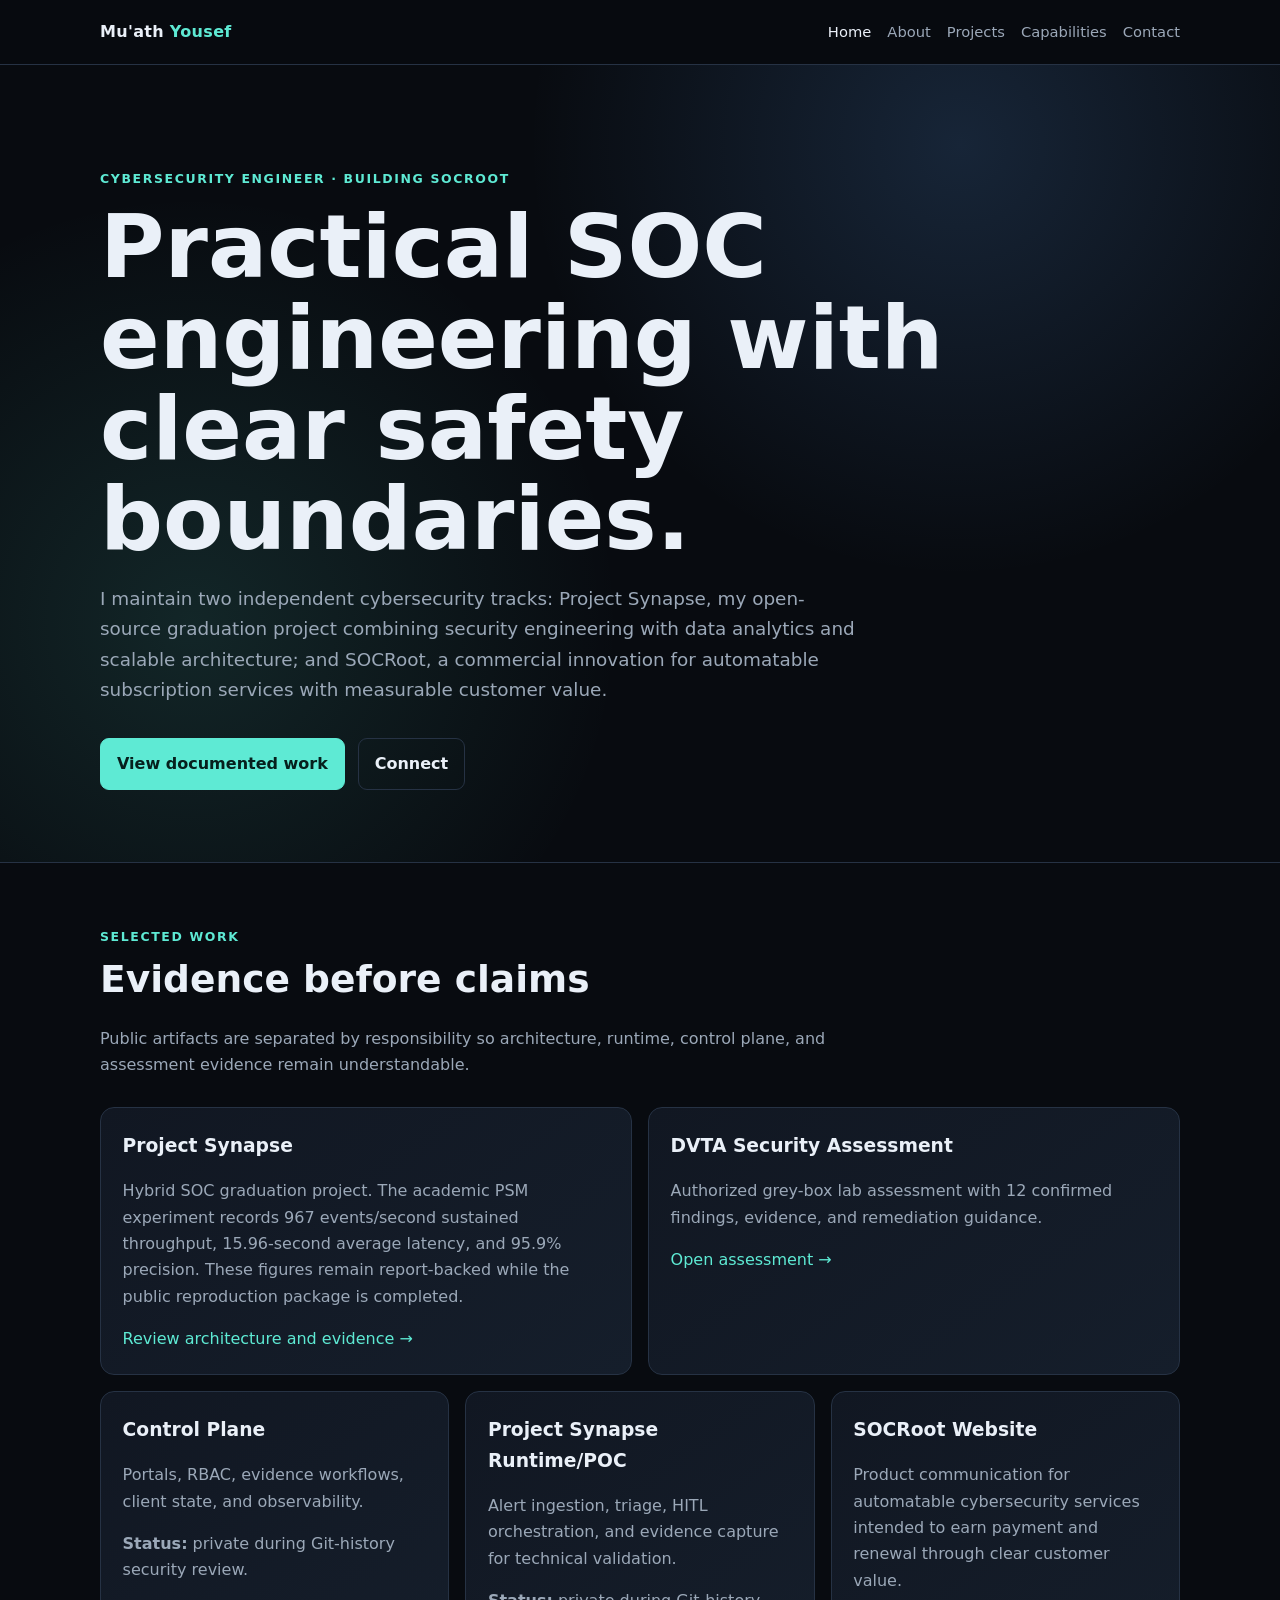
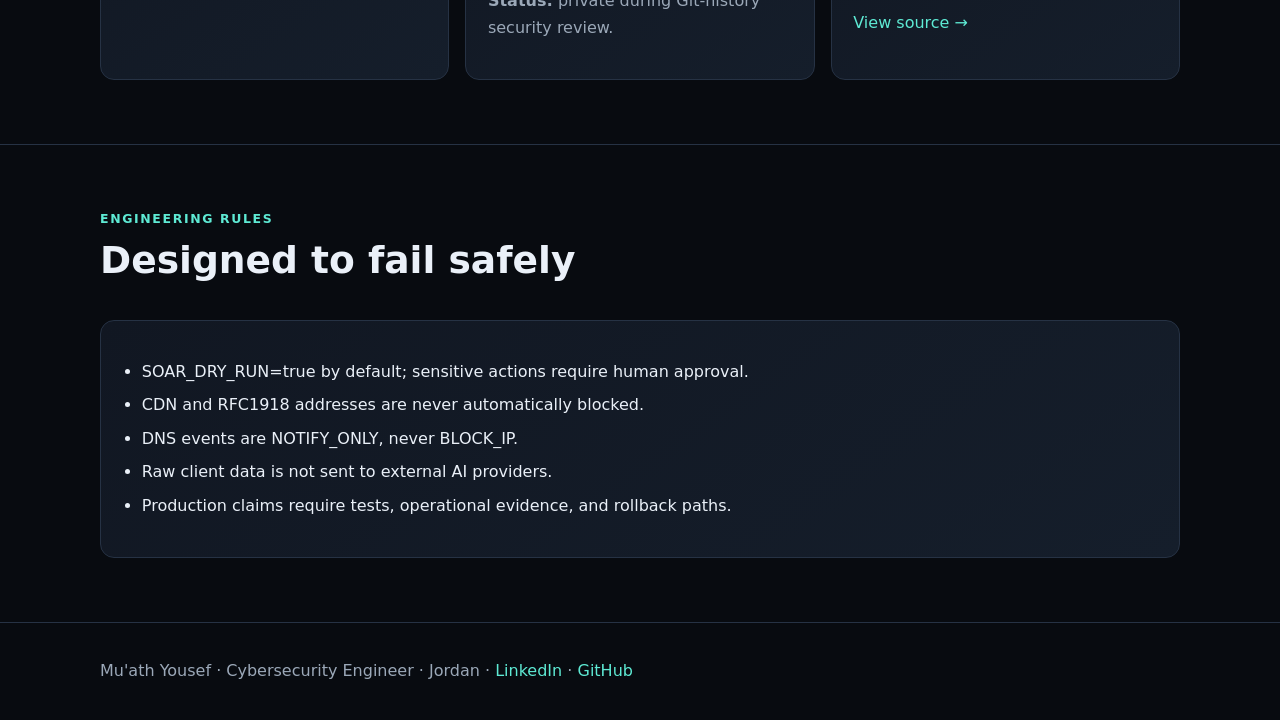
<file: index.html>
<!doctype html><html lang="en"><head><meta charset="utf-8"><meta name="viewport" content="width=device-width,initial-scale=1"><meta name="description" content="Cybersecurity engineer focused on SOC, SIEM, SOAR automation, and evidence-driven security operations."><title>Mu'ath Yousef | Cybersecurity Engineer</title><link rel="stylesheet" href="assets/css/portfolio-v2.css"></head><body><nav><div class="wrap nav"><a class="brand" href="index.html">Mu'ath <span>Yousef</span></a><div class="links">
<a href="index.html" aria-current="page">Home</a>
<a href="about.html">About</a>
<a href="projects.html">Projects</a>
<a href="services.html">Capabilities</a>
<a href="contact.html">Contact</a>
</div></div></nav>
<header class="hero"><div class="wrap"><div class="eyebrow">Cybersecurity Engineer · Building SOCRoot</div>
<h1>Practical SOC engineering with clear safety boundaries.</h1>
<p class="lead">I maintain two independent cybersecurity tracks: Project Synapse, my open-source graduation project combining security engineering with data analytics and scalable architecture; and SOCRoot, a commercial innovation for automatable subscription services with measurable customer value.</p>
<div class="actions"><a class="btn primary" href="projects.html">View documented work</a><a class="btn" href="contact.html">Connect</a></div></div></header>
<section><div class="wrap"><div class="section-head"><div class="label">Selected work</div><h2>Evidence before claims</h2><p>Public artifacts are separated by responsibility so architecture, runtime, control plane, and assessment evidence remain understandable.</p></div>
<div class="grid">
<article class="card wide"><h3>Project Synapse</h3><p>Hybrid SOC graduation project. The academic PSM experiment records 967 events/second sustained throughput, 15.96-second average latency, and 95.9% precision. These figures remain report-backed while the public reproduction package is completed.</p><a href="https://github.com/Muath-Yousef/project-synapse">Review architecture and evidence →</a></article>
<article class="card wide"><h3>DVTA Security Assessment</h3><p>Authorized grey-box lab assessment with 12 confirmed findings, evidence, and remediation guidance.</p><a href="https://github.com/Muath-Yousef/Reports">Open assessment →</a></article>
<article class="card"><h3>Control Plane</h3><p>Portals, RBAC, evidence workflows, client state, and observability.</p><p><strong>Status:</strong> private during Git-history security review.</p></article>
<article class="card"><h3>Project Synapse Runtime/POC</h3><p>Alert ingestion, triage, HITL orchestration, and evidence capture for technical validation.</p><p><strong>Status:</strong> private during Git-history security review.</p></article>
<article class="card"><h3>SOCRoot Website</h3><p>Product communication for automatable cybersecurity services intended to earn payment and renewal through clear customer value.</p><a href="https://github.com/Muath-Yousef/kyriesoc">View source →</a></article>
</div></div></section>
<section><div class="wrap"><div class="section-head"><div class="label">Engineering rules</div><h2>Designed to fail safely</h2></div>
<div class="grid"><div class="card full"><ul class="list">
<li>SOAR_DRY_RUN=true by default; sensitive actions require human approval.</li>
<li>CDN and RFC1918 addresses are never automatically blocked.</li>
<li>DNS events are NOTIFY_ONLY, never BLOCK_IP.</li>
<li>Raw client data is not sent to external AI providers.</li>
<li>Production claims require tests, operational evidence, and rollback paths.</li>
</ul></div></div></div></section><footer><div class="wrap">Mu'ath Yousef · Cybersecurity Engineer · Jordan · <a href="https://www.linkedin.com/in/muath-ysf">LinkedIn</a> · <a href="https://github.com/Muath-Yousef">GitHub</a></div></footer></body></html>
</file>
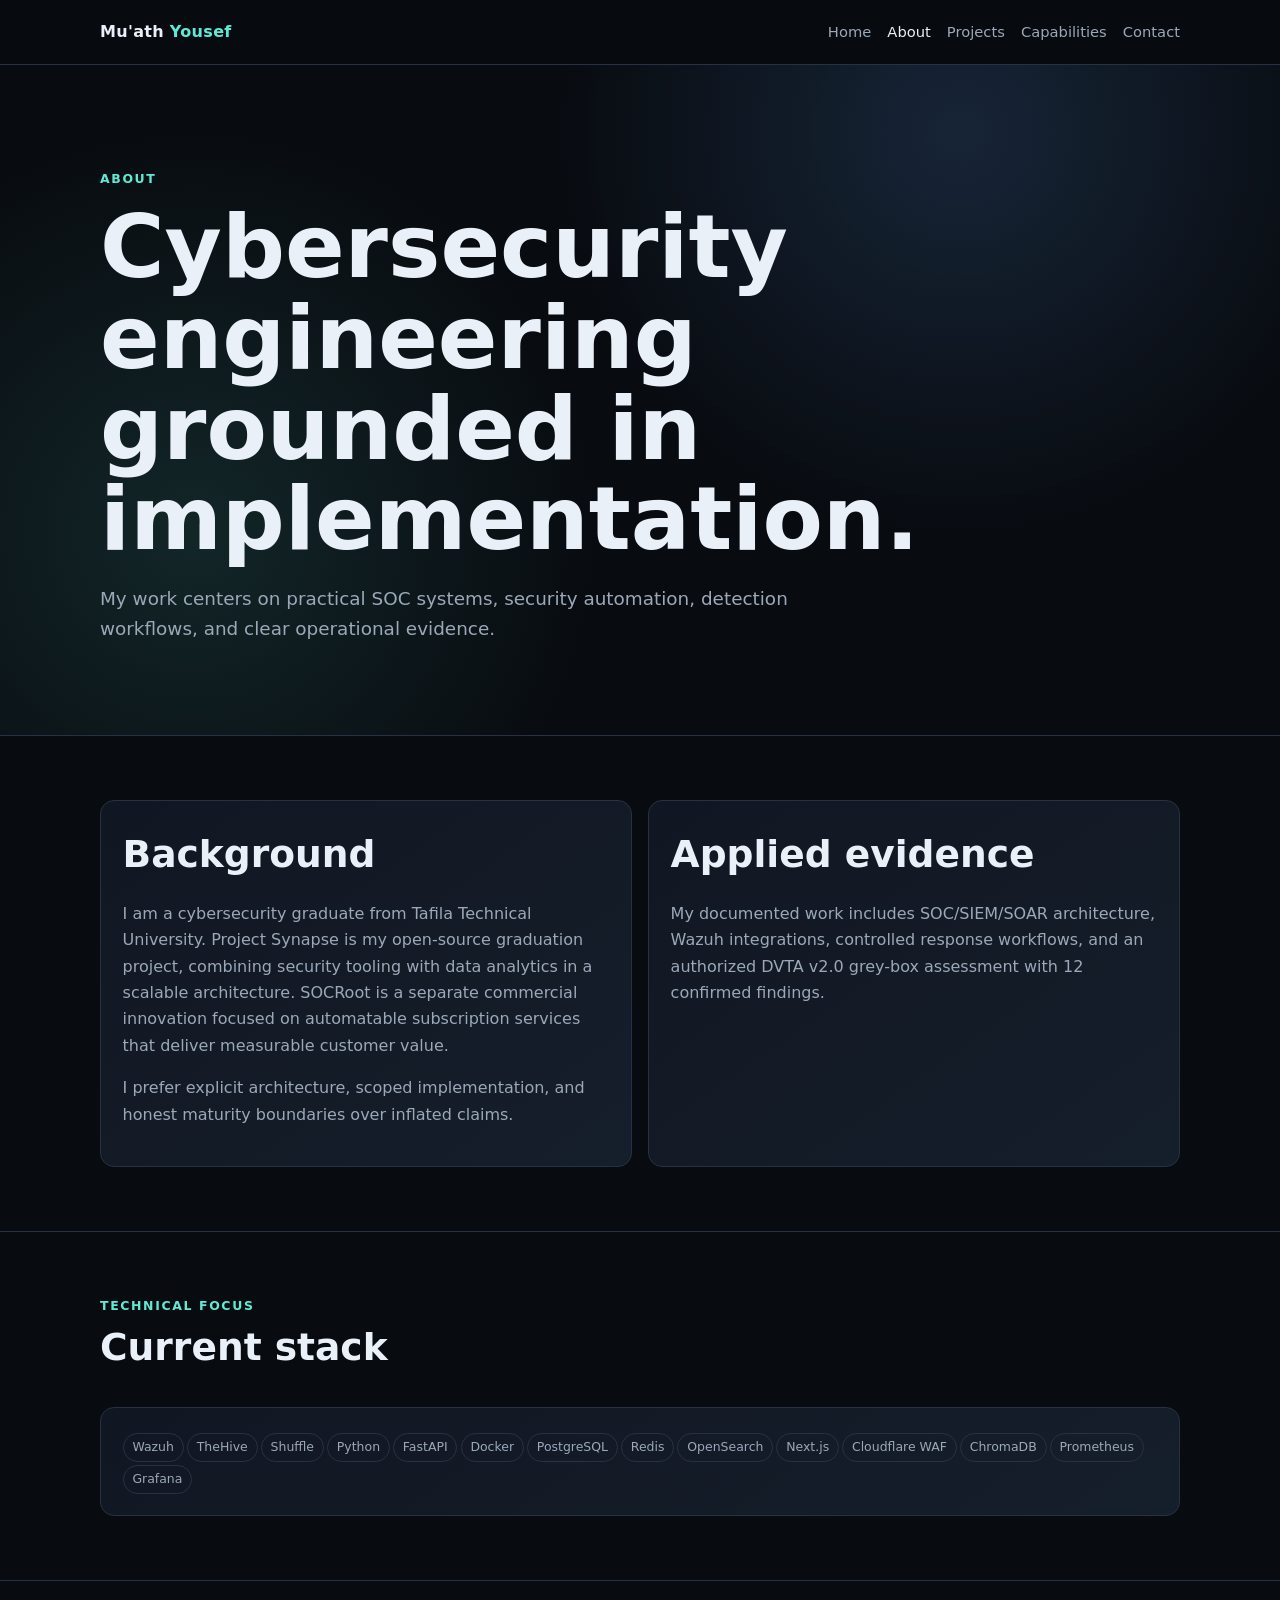
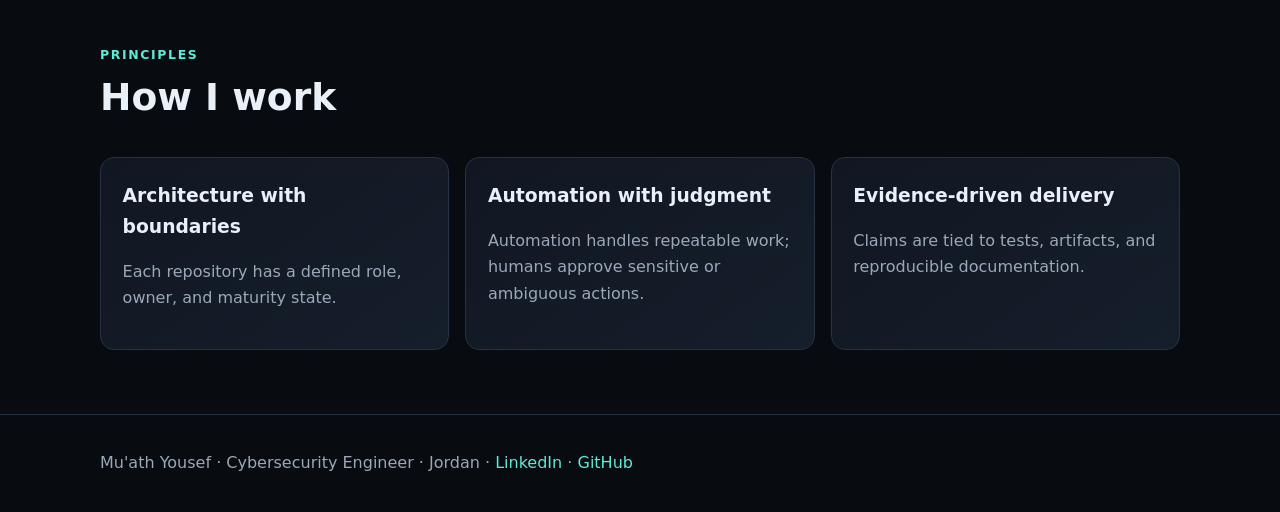
<file: about.html>
<!doctype html><html lang="en"><head><meta charset="utf-8"><meta name="viewport" content="width=device-width,initial-scale=1"><meta name="description" content="Background, technical focus, and engineering principles of Mu'ath Yousef."><title>About | Mu'ath Yousef</title><link rel="stylesheet" href="assets/css/portfolio-v2.css"></head><body><nav><div class="wrap nav"><a class="brand" href="index.html">Mu'ath <span>Yousef</span></a><div class="links">
<a href="index.html">Home</a>
<a href="about.html" aria-current="page">About</a>
<a href="projects.html">Projects</a>
<a href="services.html">Capabilities</a>
<a href="contact.html">Contact</a>
</div></div></nav>
<header class="hero"><div class="wrap"><div class="eyebrow">About</div><h1>Cybersecurity engineering grounded in implementation.</h1>
<p class="lead">My work centers on practical SOC systems, security automation, detection workflows, and clear operational evidence.</p></div></header>
<section><div class="wrap"><div class="grid">
<article class="card wide"><h2>Background</h2><p>I am a cybersecurity graduate from Tafila Technical University. Project Synapse is my open-source graduation project, combining security tooling with data analytics in a scalable architecture. SOCRoot is a separate commercial innovation focused on automatable subscription services that deliver measurable customer value.</p>
<p>I prefer explicit architecture, scoped implementation, and honest maturity boundaries over inflated claims.</p></article>
<article class="card wide"><h2>Applied evidence</h2><p>My documented work includes SOC/SIEM/SOAR architecture, Wazuh integrations, controlled response workflows, and an authorized DVTA v2.0 grey-box assessment with 12 confirmed findings.</p></article>
</div></div></section>
<section><div class="wrap"><div class="section-head"><div class="label">Technical focus</div><h2>Current stack</h2></div><div class="card full">
<span class="tag">Wazuh</span><span class="tag">TheHive</span><span class="tag">Shuffle</span><span class="tag">Python</span><span class="tag">FastAPI</span><span class="tag">Docker</span><span class="tag">PostgreSQL</span><span class="tag">Redis</span><span class="tag">OpenSearch</span><span class="tag">Next.js</span><span class="tag">Cloudflare WAF</span><span class="tag">ChromaDB</span><span class="tag">Prometheus</span><span class="tag">Grafana</span>
</div></div></section>
<section><div class="wrap"><div class="section-head"><div class="label">Principles</div><h2>How I work</h2></div><div class="grid">
<article class="card"><h3>Architecture with boundaries</h3><p>Each repository has a defined role, owner, and maturity state.</p></article>
<article class="card"><h3>Automation with judgment</h3><p>Automation handles repeatable work; humans approve sensitive or ambiguous actions.</p></article>
<article class="card"><h3>Evidence-driven delivery</h3><p>Claims are tied to tests, artifacts, and reproducible documentation.</p></article>
</div></div></section><footer><div class="wrap">Mu'ath Yousef · Cybersecurity Engineer · Jordan · <a href="https://www.linkedin.com/in/muath-ysf">LinkedIn</a> · <a href="https://github.com/Muath-Yousef">GitHub</a></div></footer></body></html>
</file>
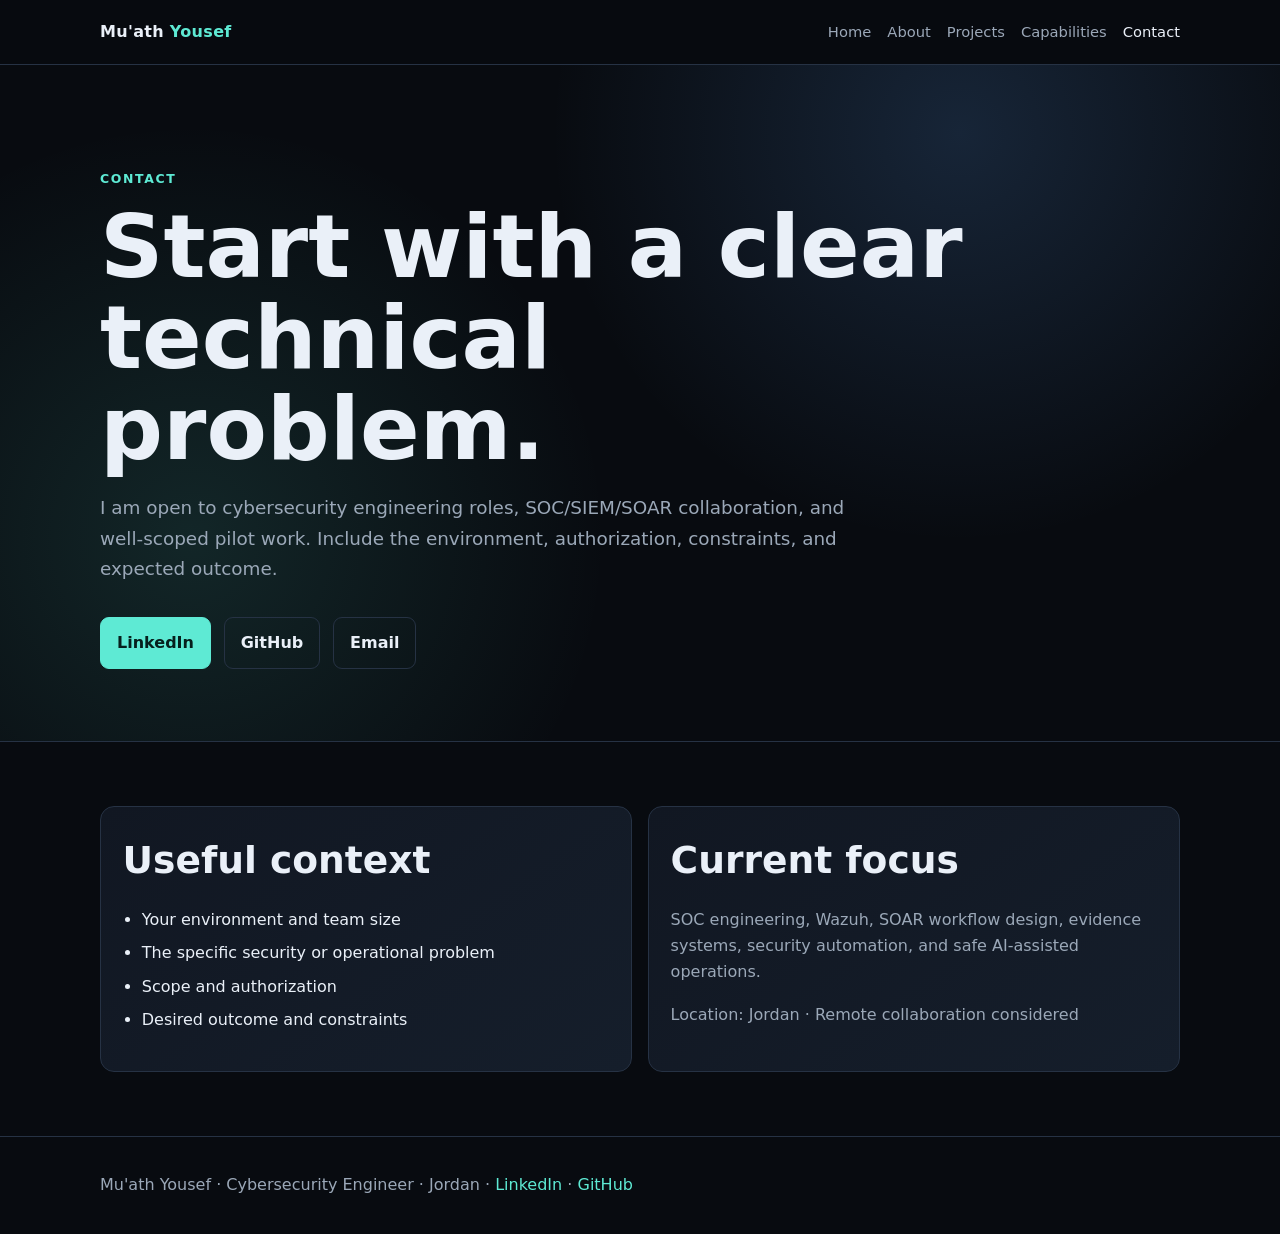
<file: contact.html>
<!doctype html><html lang="en"><head><meta charset="utf-8"><meta name="viewport" content="width=device-width,initial-scale=1"><meta name="description" content="Contact Mu'ath Yousef for cybersecurity engineering roles and technical collaboration."><title>Contact | Mu'ath Yousef</title><link rel="stylesheet" href="assets/css/portfolio-v2.css"></head><body><nav><div class="wrap nav"><a class="brand" href="index.html">Mu'ath <span>Yousef</span></a><div class="links">
<a href="index.html">Home</a>
<a href="about.html">About</a>
<a href="projects.html">Projects</a>
<a href="services.html">Capabilities</a>
<a href="contact.html" aria-current="page">Contact</a>
</div></div></nav>
<header class="hero"><div class="wrap"><div class="eyebrow">Contact</div><h1>Start with a clear technical problem.</h1>
<p class="lead">I am open to cybersecurity engineering roles, SOC/SIEM/SOAR collaboration, and well-scoped pilot work. Include the environment, authorization, constraints, and expected outcome.</p>
<div class="actions"><a class="btn primary" href="https://www.linkedin.com/in/muath-ysf">LinkedIn</a><a class="btn" href="https://github.com/Muath-Yousef">GitHub</a><a class="btn" href="mailto:Muath.ysf@gmail.com">Email</a></div></div></header>
<section><div class="wrap"><div class="grid">
<article class="card wide"><h2>Useful context</h2><ul class="list"><li>Your environment and team size</li><li>The specific security or operational problem</li><li>Scope and authorization</li><li>Desired outcome and constraints</li></ul></article>
<article class="card wide"><h2>Current focus</h2><p>SOC engineering, Wazuh, SOAR workflow design, evidence systems, security automation, and safe AI-assisted operations.</p><p class="muted">Location: Jordan · Remote collaboration considered</p></article>
</div></div></section><footer><div class="wrap">Mu'ath Yousef · Cybersecurity Engineer · Jordan · <a href="https://www.linkedin.com/in/muath-ysf">LinkedIn</a> · <a href="https://github.com/Muath-Yousef">GitHub</a></div></footer></body></html>
</file>
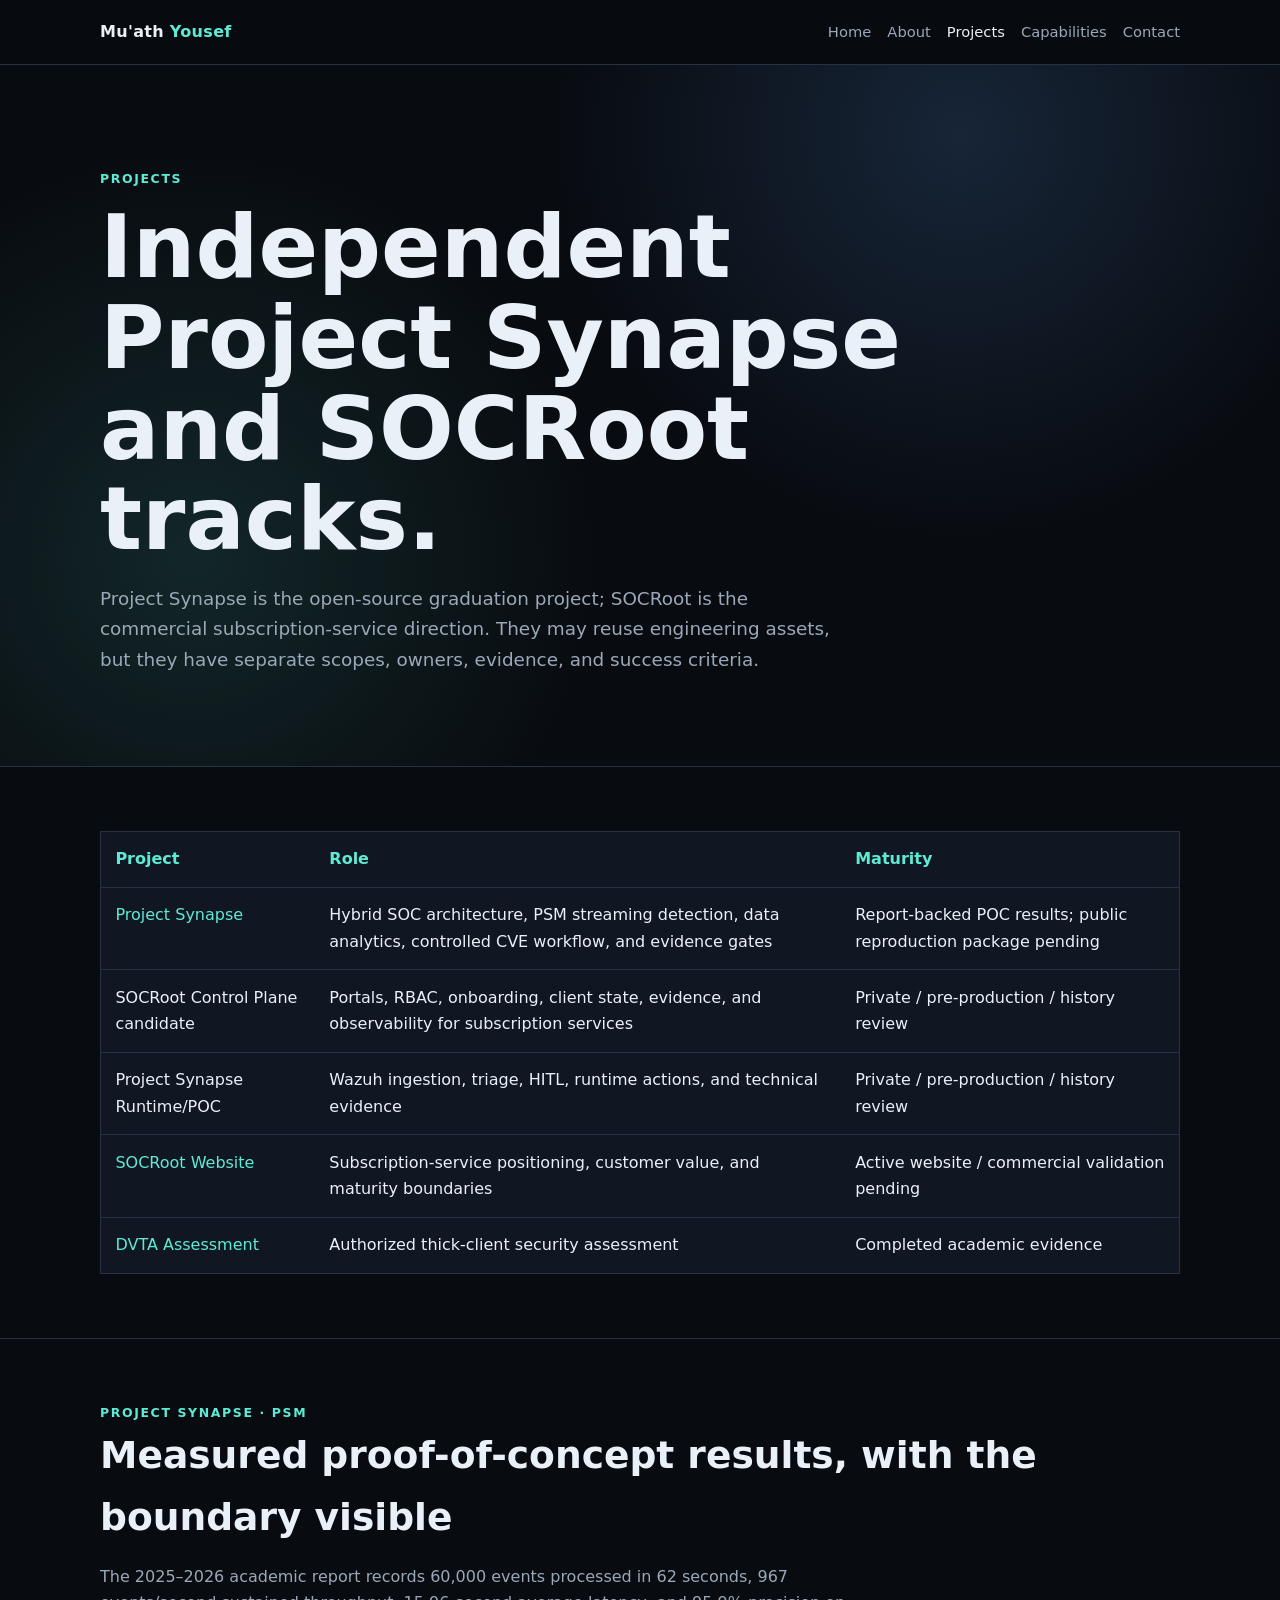
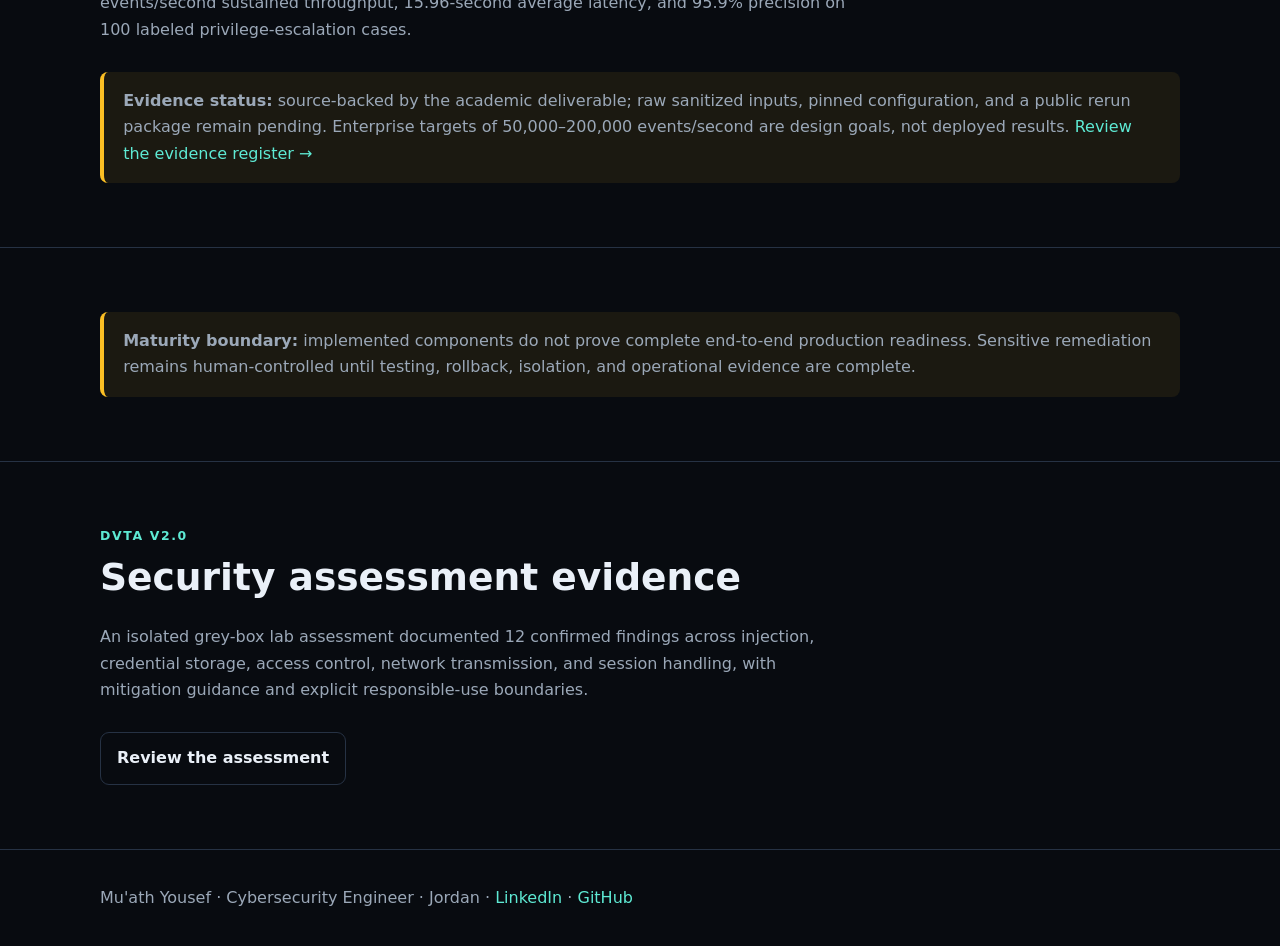
<file: projects.html>
<!doctype html><html lang="en"><head><meta charset="utf-8"><meta name="viewport" content="width=device-width,initial-scale=1"><meta name="description" content="Documented cybersecurity engineering projects and assessment evidence by Mu'ath Yousef."><title>Projects | Mu'ath Yousef</title><link rel="stylesheet" href="assets/css/portfolio-v2.css"></head><body><nav><div class="wrap nav"><a class="brand" href="index.html">Mu'ath <span>Yousef</span></a><div class="links">
<a href="index.html">Home</a>
<a href="about.html">About</a>
<a href="projects.html" aria-current="page">Projects</a>
<a href="services.html">Capabilities</a>
<a href="contact.html">Contact</a>
</div></div></nav>
<header class="hero"><div class="wrap"><div class="eyebrow">Projects</div><h1>Independent Project Synapse and SOCRoot tracks.</h1>
<p class="lead">Project Synapse is the open-source graduation project; SOCRoot is the commercial subscription-service direction. They may reuse engineering assets, but they have separate scopes, owners, evidence, and success criteria.</p></div></header>
<section><div class="wrap"><table class="table"><thead><tr><th>Project</th><th>Role</th><th>Maturity</th></tr></thead><tbody>
<tr><td><a href="https://github.com/Muath-Yousef/project-synapse">Project Synapse</a></td><td>Hybrid SOC architecture, PSM streaming detection, data analytics, controlled CVE workflow, and evidence gates</td><td>Report-backed POC results; public reproduction package pending</td></tr>
<tr><td>SOCRoot Control Plane candidate</td><td>Portals, RBAC, onboarding, client state, evidence, and observability for subscription services</td><td>Private / pre-production / history review</td></tr>
<tr><td>Project Synapse Runtime/POC</td><td>Wazuh ingestion, triage, HITL, runtime actions, and technical evidence</td><td>Private / pre-production / history review</td></tr>
<tr><td><a href="https://github.com/Muath-Yousef/kyriesoc">SOCRoot Website</a></td><td>Subscription-service positioning, customer value, and maturity boundaries</td><td>Active website / commercial validation pending</td></tr>
<tr><td><a href="https://github.com/Muath-Yousef/Reports">DVTA Assessment</a></td><td>Authorized thick-client security assessment</td><td>Completed academic evidence</td></tr>
</tbody></table></div></section>
<section><div class="wrap"><div class="section-head"><div class="label">Project Synapse · PSM</div><h2>Measured proof-of-concept results, with the boundary visible</h2><p>The 2025–2026 academic report records 60,000 events processed in 62 seconds, 967 events/second sustained throughput, 15.96-second average latency, and 95.9% precision on 100 labeled privilege-escalation cases.</p></div><div class="notice"><strong>Evidence status:</strong> source-backed by the academic deliverable; raw sanitized inputs, pinned configuration, and a public rerun package remain pending. Enterprise targets of 50,000–200,000 events/second are design goals, not deployed results. <a href="https://github.com/Muath-Yousef/project-synapse/blob/main/docs/evidence-register.md">Review the evidence register →</a></div></div></section>
<section><div class="wrap"><div class="notice"><strong>Maturity boundary:</strong> implemented components do not prove complete end-to-end production readiness. Sensitive remediation remains human-controlled until testing, rollback, isolation, and operational evidence are complete.</div></div></section>
<section><div class="wrap"><div class="section-head"><div class="label">DVTA v2.0</div><h2>Security assessment evidence</h2><p>An isolated grey-box lab assessment documented 12 confirmed findings across injection, credential storage, access control, network transmission, and session handling, with mitigation guidance and explicit responsible-use boundaries.</p></div><a class="btn" href="https://github.com/Muath-Yousef/Reports">Review the assessment</a></div></section><footer><div class="wrap">Mu'ath Yousef · Cybersecurity Engineer · Jordan · <a href="https://www.linkedin.com/in/muath-ysf">LinkedIn</a> · <a href="https://github.com/Muath-Yousef">GitHub</a></div></footer></body></html>
</file>
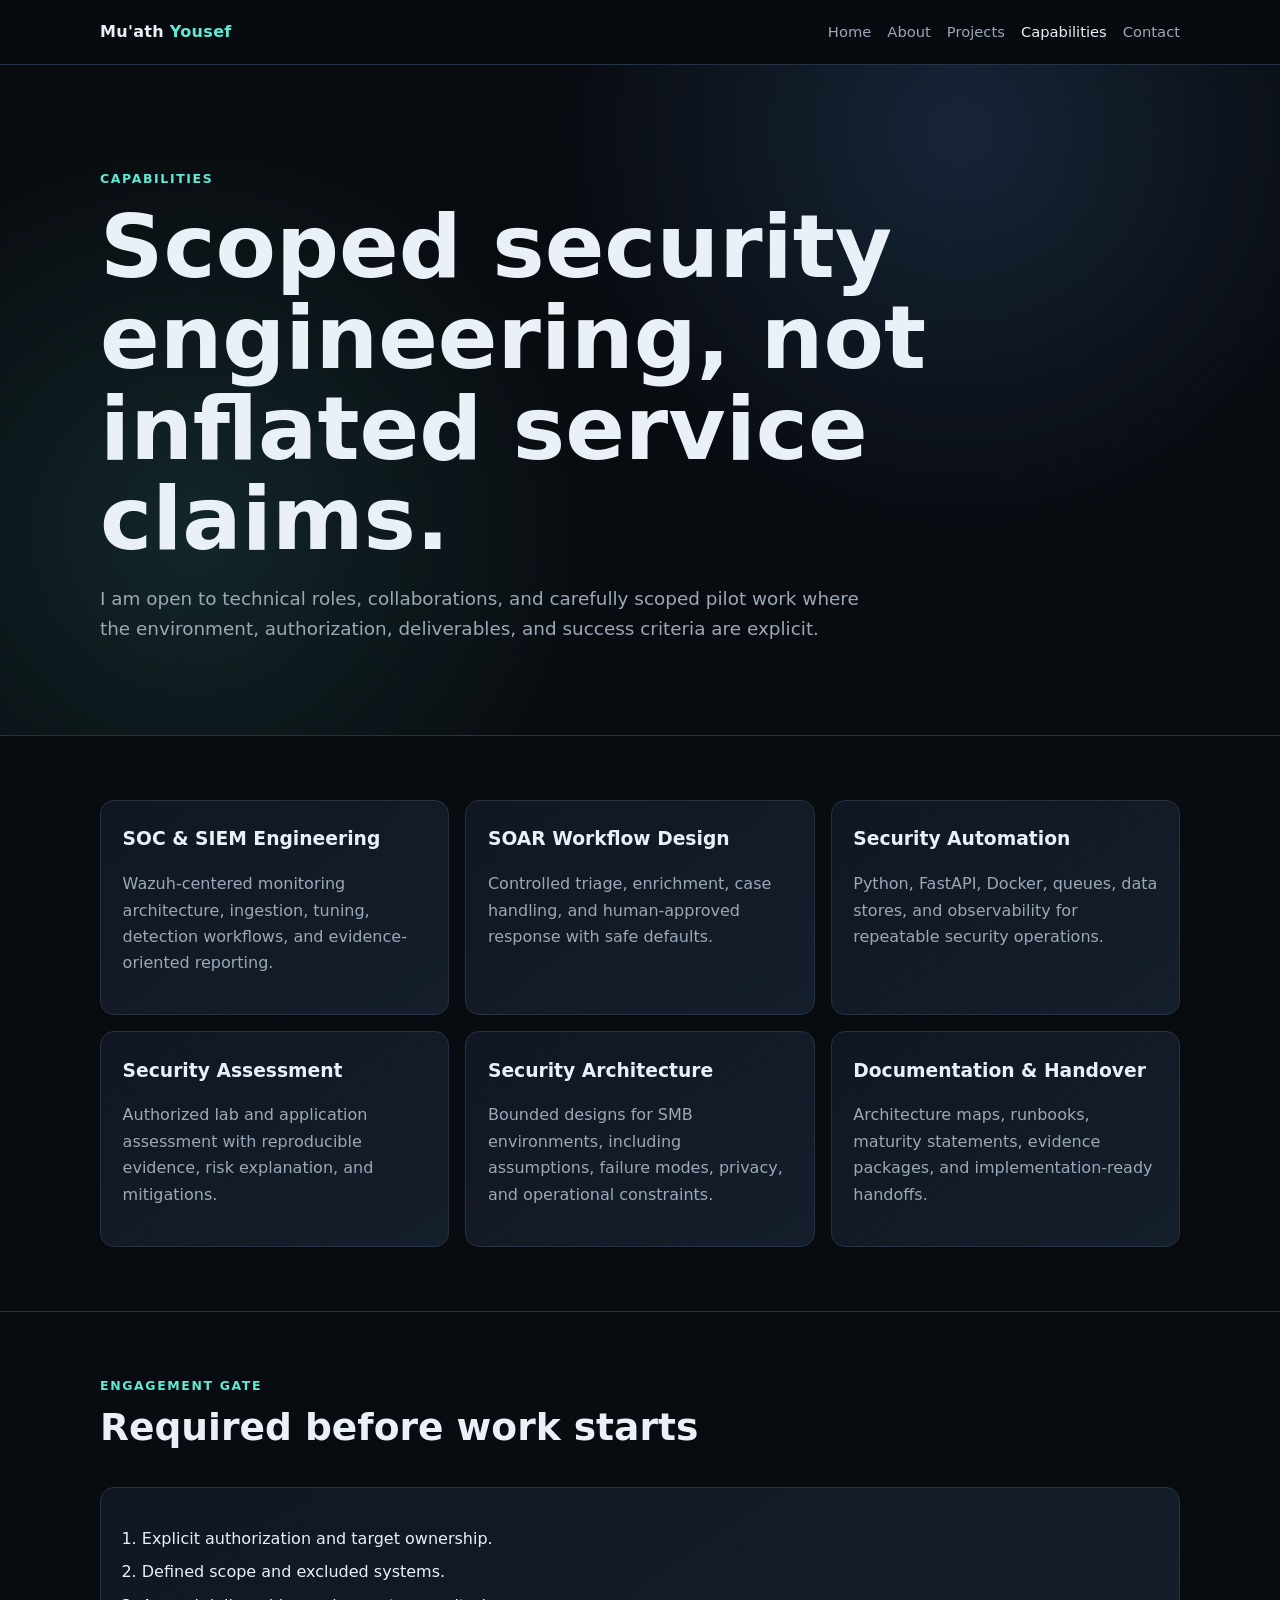
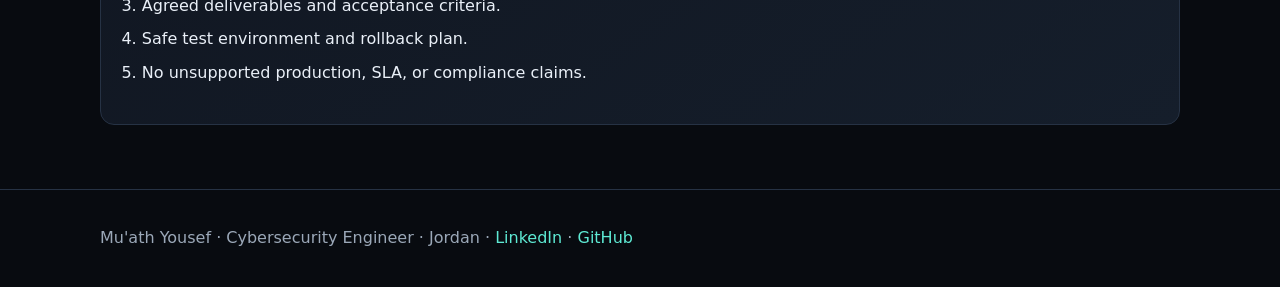
<file: services.html>
<!doctype html><html lang="en"><head><meta charset="utf-8"><meta name="viewport" content="width=device-width,initial-scale=1"><meta name="description" content="Technical cybersecurity capabilities focused on SOC engineering and security automation."><title>Capabilities | Mu'ath Yousef</title><link rel="stylesheet" href="assets/css/portfolio-v2.css"></head><body><nav><div class="wrap nav"><a class="brand" href="index.html">Mu'ath <span>Yousef</span></a><div class="links">
<a href="index.html">Home</a>
<a href="about.html">About</a>
<a href="projects.html">Projects</a>
<a href="services.html" aria-current="page">Capabilities</a>
<a href="contact.html">Contact</a>
</div></div></nav>
<header class="hero"><div class="wrap"><div class="eyebrow">Capabilities</div><h1>Scoped security engineering, not inflated service claims.</h1>
<p class="lead">I am open to technical roles, collaborations, and carefully scoped pilot work where the environment, authorization, deliverables, and success criteria are explicit.</p></div></header>
<section><div class="wrap"><div class="grid">
<article class="card"><h3>SOC & SIEM Engineering</h3><p>Wazuh-centered monitoring architecture, ingestion, tuning, detection workflows, and evidence-oriented reporting.</p></article>
<article class="card"><h3>SOAR Workflow Design</h3><p>Controlled triage, enrichment, case handling, and human-approved response with safe defaults.</p></article>
<article class="card"><h3>Security Automation</h3><p>Python, FastAPI, Docker, queues, data stores, and observability for repeatable security operations.</p></article>
<article class="card"><h3>Security Assessment</h3><p>Authorized lab and application assessment with reproducible evidence, risk explanation, and mitigations.</p></article>
<article class="card"><h3>Security Architecture</h3><p>Bounded designs for SMB environments, including assumptions, failure modes, privacy, and operational constraints.</p></article>
<article class="card"><h3>Documentation & Handover</h3><p>Architecture maps, runbooks, maturity statements, evidence packages, and implementation-ready handoffs.</p></article>
</div></div></section>
<section><div class="wrap"><div class="section-head"><div class="label">Engagement gate</div><h2>Required before work starts</h2></div>
<div class="card full"><ol class="list"><li>Explicit authorization and target ownership.</li><li>Defined scope and excluded systems.</li><li>Agreed deliverables and acceptance criteria.</li><li>Safe test environment and rollback plan.</li><li>No unsupported production, SLA, or compliance claims.</li></ol></div></div></section><footer><div class="wrap">Mu'ath Yousef · Cybersecurity Engineer · Jordan · <a href="https://www.linkedin.com/in/muath-ysf">LinkedIn</a> · <a href="https://github.com/Muath-Yousef">GitHub</a></div></footer></body></html>
</file>
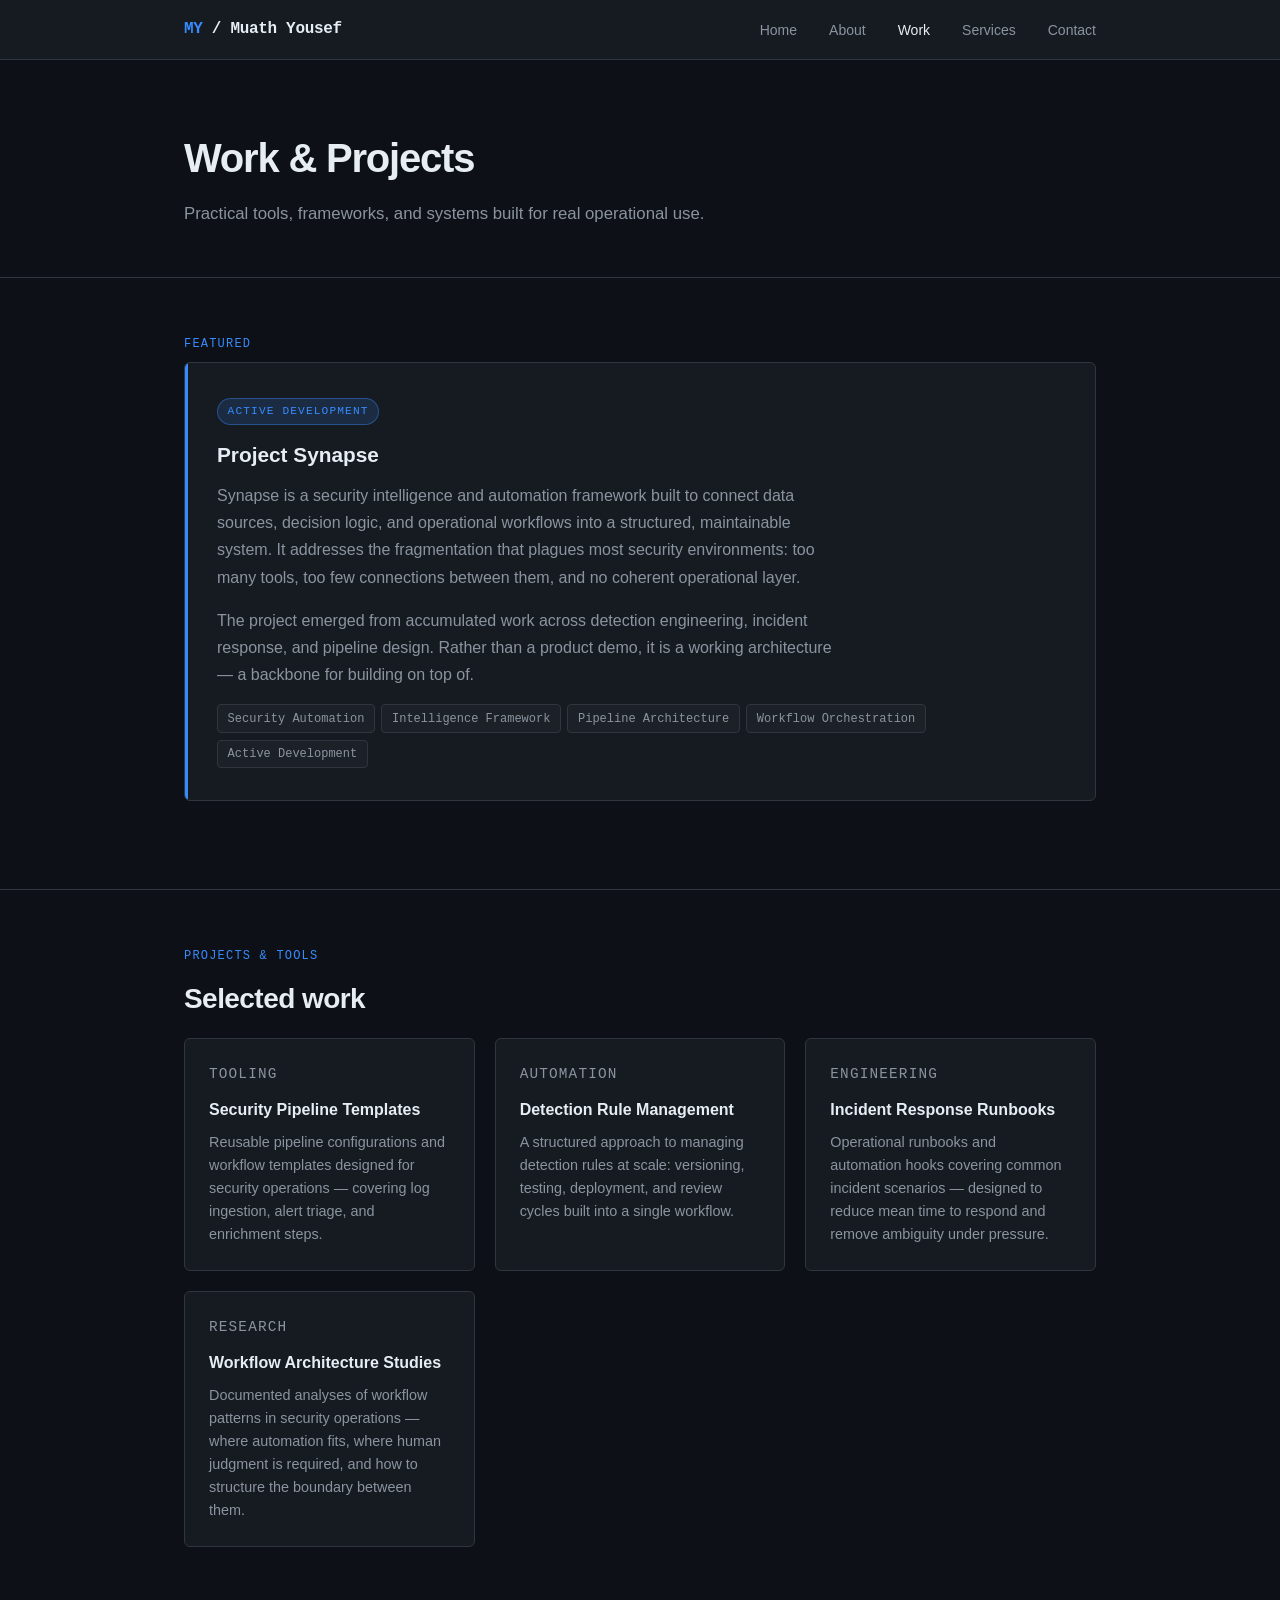
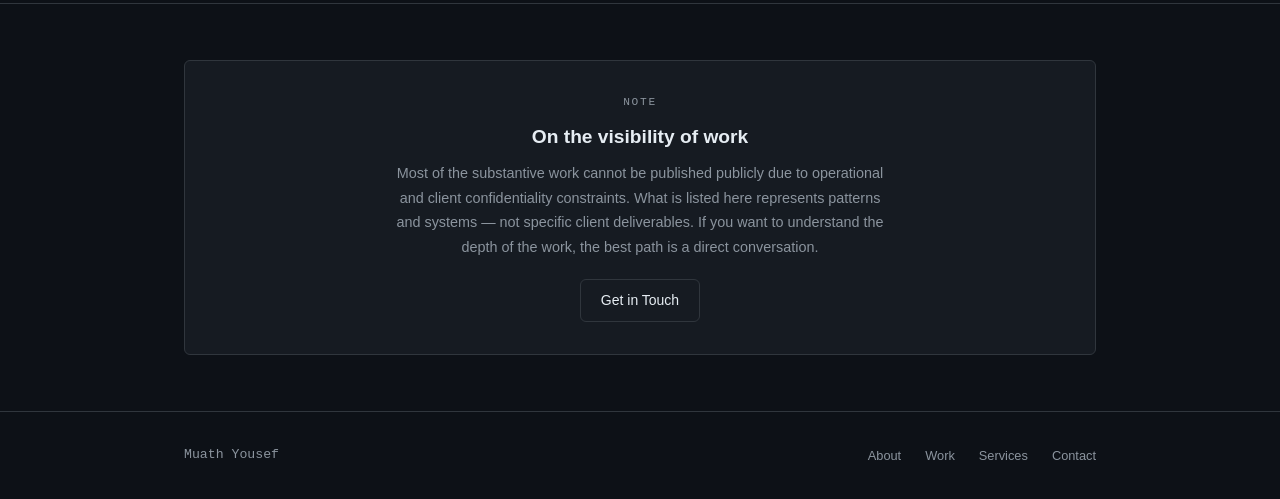
<file: work.html>
<!DOCTYPE html>
<html lang="en">
<head>
  <meta charset="UTF-8" />
  <meta name="viewport" content="width=device-width, initial-scale=1.0" />
  <meta name="description" content="Work and projects by Muath Yousef — including Project Synapse and practical security tooling." />
  <title>Work — Muath Yousef</title>
  <link rel="stylesheet" href="css/main.css" />
</head>
<body>

  <!-- Navigation -->
  <nav class="site-nav" aria-label="Main navigation">
    <div class="container nav-inner">
      <a href="index.html" class="nav-brand"><span>MY</span> / Muath Yousef</a>
      <button class="nav-toggle" aria-label="Toggle navigation" aria-expanded="false">
        <span></span><span></span><span></span>
      </button>
      <ul class="nav-links" role="list">
        <li><a href="index.html">Home</a></li>
        <li><a href="about.html">About</a></li>
        <li><a href="work.html">Work</a></li>
        <li><a href="services.html">Services</a></li>
        <li><a href="contact.html">Contact</a></li>
      </ul>
    </div>
  </nav>

  <main>

    <!-- Page header -->
    <div class="page-header">
      <div class="container">
        <h1>Work &amp; Projects</h1>
        <p class="subtitle">Practical tools, frameworks, and systems built for real operational use.</p>
      </div>
    </div>

    <!-- Featured: Synapse -->
    <section id="synapse">
      <div class="container">
        <p class="section-label">Featured</p>
        <div class="project-featured">
          <span class="badge">Active Development</span>
          <h3>Project Synapse</h3>
          <p>
            Synapse is a security intelligence and automation framework built
            to connect data sources, decision logic, and operational workflows
            into a structured, maintainable system. It addresses the fragmentation
            that plagues most security environments: too many tools, too few
            connections between them, and no coherent operational layer.
          </p>
          <p>
            The project emerged from accumulated work across detection
            engineering, incident response, and pipeline design. Rather than
            a product demo, it is a working architecture — a backbone for
            building on top of.
          </p>
          <div class="tag-list" style="margin-top:1rem;">
            <span class="tag">Security Automation</span>
            <span class="tag">Intelligence Framework</span>
            <span class="tag">Pipeline Architecture</span>
            <span class="tag">Workflow Orchestration</span>
            <span class="tag">Active Development</span>
          </div>
        </div>
      </div>
    </section>

    <!-- Other projects -->
    <section>
      <div class="container">
        <p class="section-label">Projects &amp; Tools</p>
        <h2 class="section-title">Selected work</h2>
        <div class="grid-2">

          <div class="card">
            <p class="card-tag">Tooling</p>
            <h3>Security Pipeline Templates</h3>
            <p>
              Reusable pipeline configurations and workflow templates designed
              for security operations — covering log ingestion, alert triage,
              and enrichment steps.
            </p>
          </div>

          <div class="card">
            <p class="card-tag">Automation</p>
            <h3>Detection Rule Management</h3>
            <p>
              A structured approach to managing detection rules at scale:
              versioning, testing, deployment, and review cycles built into
              a single workflow.
            </p>
          </div>

          <div class="card">
            <p class="card-tag">Engineering</p>
            <h3>Incident Response Runbooks</h3>
            <p>
              Operational runbooks and automation hooks covering common
              incident scenarios — designed to reduce mean time to respond
              and remove ambiguity under pressure.
            </p>
          </div>

          <div class="card">
            <p class="card-tag">Research</p>
            <h3>Workflow Architecture Studies</h3>
            <p>
              Documented analyses of workflow patterns in security operations —
              where automation fits, where human judgment is required, and how
              to structure the boundary between them.
            </p>
          </div>

        </div>
      </div>
    </section>

    <!-- Note on work visibility -->
    <section>
      <div class="container">
        <div class="kyrie-banner">
          <p class="k-label">Note</p>
          <h3>On the visibility of work</h3>
          <p>
            Most of the substantive work cannot be published publicly due to
            operational and client confidentiality constraints. What is listed
            here represents patterns and systems — not specific client
            deliverables. If you want to understand the depth of the work,
            the best path is a direct conversation.
          </p>
          <div style="margin-top:1.25rem;">
            <a href="contact.html" class="btn btn-secondary">Get in Touch</a>
          </div>
        </div>
      </div>
    </section>

  </main>

  <!-- Footer -->
  <footer class="site-footer">
    <div class="container footer-inner">
      <span class="footer-brand">Muath Yousef</span>
      <nav class="footer-links" aria-label="Footer navigation">
        <a href="about.html">About</a>
        <a href="work.html">Work</a>
        <a href="services.html">Services</a>
        <a href="contact.html">Contact</a>
      </nav>
    </div>
  </footer>

  <script src="js/main.js"></script>
</body>
</html>
</file>
<file: assets/css/portfolio-v2.css>
:root{
  --bg:#080b10;--panel:#111722;--panel2:#151e2b;--text:#eaf0f8;--muted:#9ba8b8;
  --line:#263244;--accent:#5eead4;--accent2:#60a5fa;--warn:#fbbf24;--max:1080px
}
*{box-sizing:border-box}html{scroll-behavior:smooth}body{margin:0;background:var(--bg);color:var(--text);font-family:Inter,system-ui,-apple-system,Segoe UI,sans-serif;line-height:1.65}
a{color:var(--accent);text-decoration:none}a:hover{text-decoration:underline}
.wrap{width:min(var(--max),calc(100% - 2.4rem));margin:auto}
nav{position:sticky;top:0;z-index:10;background:rgba(8,11,16,.9);backdrop-filter:blur(14px);border-bottom:1px solid var(--line)}
.nav{min-height:64px;display:flex;align-items:center;justify-content:space-between;gap:1rem}.brand{font-weight:800;color:var(--text);letter-spacing:.02em}.brand span{color:var(--accent)}
.links{display:flex;gap:1rem;flex-wrap:wrap}.links a{color:var(--muted);font-size:.92rem}.links a:hover,.links a[aria-current=page]{color:var(--text);text-decoration:none}
.hero{padding:6.5rem 0 4.5rem;background:radial-gradient(circle at 75% 10%,rgba(96,165,250,.17),transparent 36%),radial-gradient(circle at 15% 70%,rgba(94,234,212,.12),transparent 35%)}
.eyebrow,.label{color:var(--accent);font-size:.78rem;text-transform:uppercase;letter-spacing:.13em;font-weight:800}
h1{font-size:clamp(2.5rem,7vw,5.5rem);line-height:1.03;margin:.8rem 0 1.2rem;max-width:900px}h2{font-size:clamp(1.6rem,3vw,2.35rem);margin:0 0 .7rem}h3{margin:.1rem 0 .5rem}
.lead{font-size:1.15rem;color:var(--muted);max-width:760px}.actions{display:flex;gap:.8rem;flex-wrap:wrap;margin-top:2rem}
.btn{display:inline-block;border:1px solid var(--line);border-radius:9px;padding:.75rem 1rem;color:var(--text);font-weight:700}.btn.primary{background:var(--accent);border-color:var(--accent);color:#06201d}.btn:hover{text-decoration:none;transform:translateY(-1px)}
section{padding:4rem 0;border-top:1px solid var(--line)}.section-head{margin-bottom:1.8rem}.section-head p{color:var(--muted);max-width:760px}
.grid{display:grid;grid-template-columns:repeat(12,1fr);gap:1rem}.card{grid-column:span 4;background:linear-gradient(145deg,var(--panel),var(--panel2));border:1px solid var(--line);border-radius:14px;padding:1.35rem}.card.wide{grid-column:span 6}.card.full{grid-column:1/-1}.card p,.muted{color:var(--muted)}.tag{display:inline-block;border:1px solid var(--line);border-radius:999px;padding:.2rem .55rem;margin:.2rem .2rem 0 0;color:var(--muted);font-size:.78rem}
.table{width:100%;border-collapse:collapse;background:var(--panel);border:1px solid var(--line)}.table th,.table td{text-align:left;padding:.9rem;border-bottom:1px solid var(--line);vertical-align:top}.table th{color:var(--accent)}
.notice{border-left:4px solid var(--warn);background:rgba(251,191,36,.08);padding:1rem 1.2rem;border-radius:8px;color:var(--muted)}
.list{padding-left:1.2rem}.list li{margin:.45rem 0}footer{padding:2.2rem 0;color:var(--muted);border-top:1px solid var(--line)}
@media(max-width:760px){.nav{align-items:flex-start;padding:.9rem 0;flex-direction:column}.card,.card.wide{grid-column:1/-1}.hero{padding:4rem 0 3rem}.table{font-size:.88rem}.links{gap:.75rem}}
</file>
<file: css/main.css>
/* ============================================================
   Portfolio Site — Main Stylesheet
   Author: Muath Yousef
   ============================================================ */

/* ---------- Reset & Base ---------- */
*, *::before, *::after {
  box-sizing: border-box;
  margin: 0;
  padding: 0;
}

:root {
  --bg:            #0d1117;
  --bg-surface:    #161b22;
  --bg-elevated:   #1c2128;
  --border:        #30363d;
  --text-primary:  #e6edf3;
  --text-secondary:#8b949e;
  --accent:        #388bfd;
  --accent-dim:    #1f6feb;
  --success:       #3fb950;
  --font-sans: -apple-system, BlinkMacSystemFont, "Segoe UI", Roboto,
               "Helvetica Neue", Arial, sans-serif;
  --font-mono: "SFMono-Regular", Consolas, "Liberation Mono", Menlo,
               "Courier New", monospace;
  --radius:  6px;
  --max-w:   960px;
  --nav-h:   60px;
}

html {
  scroll-behavior: smooth;
}

body {
  font-family: var(--font-sans);
  background-color: var(--bg);
  color: var(--text-primary);
  line-height: 1.7;
  font-size: 16px;
  min-height: 100vh;
  display: flex;
  flex-direction: column;
}

a {
  color: var(--accent);
  text-decoration: none;
}

a:hover {
  text-decoration: underline;
}

img {
  max-width: 100%;
  display: block;
}

ul {
  list-style: none;
}

/* ---------- Layout ---------- */
.container {
  width: 100%;
  max-width: var(--max-w);
  margin-inline: auto;
  padding-inline: 1.5rem;
}

main {
  flex: 1;
}

/* ---------- Navigation ---------- */
.site-nav {
  position: sticky;
  top: 0;
  z-index: 100;
  background-color: var(--bg-surface);
  border-bottom: 1px solid var(--border);
  height: var(--nav-h);
}

.nav-inner {
  display: flex;
  align-items: center;
  justify-content: space-between;
  height: 100%;
}

.nav-brand {
  font-family: var(--font-mono);
  font-size: 1rem;
  font-weight: 600;
  color: var(--text-primary);
  letter-spacing: -0.02em;
}

.nav-brand span {
  color: var(--accent);
}

.nav-links {
  display: flex;
  align-items: center;
  gap: 2rem;
}

.nav-links a {
  font-size: 0.875rem;
  color: var(--text-secondary);
  transition: color 0.15s;
}

.nav-links a:hover,
.nav-links a.active {
  color: var(--text-primary);
  text-decoration: none;
}

/* Hamburger (mobile) */
.nav-toggle {
  display: none;
  flex-direction: column;
  gap: 5px;
  background: none;
  border: none;
  cursor: pointer;
  padding: 4px;
}

.nav-toggle span {
  display: block;
  width: 22px;
  height: 2px;
  background: var(--text-secondary);
  transition: transform 0.2s, opacity 0.2s;
}

.nav-toggle.open span:nth-child(1) { transform: translateY(7px) rotate(45deg); }
.nav-toggle.open span:nth-child(2) { opacity: 0; }
.nav-toggle.open span:nth-child(3) { transform: translateY(-7px) rotate(-45deg); }

/* ---------- Page Header ---------- */
.page-header {
  padding: 4rem 0 3rem;
  border-bottom: 1px solid var(--border);
}

.page-header h1 {
  font-size: clamp(1.75rem, 4vw, 2.5rem);
  font-weight: 600;
  letter-spacing: -0.03em;
  margin-bottom: 0.5rem;
}

.page-header .subtitle {
  color: var(--text-secondary);
  font-size: 1.05rem;
}

/* ---------- Hero (Home) ---------- */
.hero {
  padding: 5rem 0 4rem;
}

.hero-label {
  font-family: var(--font-mono);
  font-size: 0.8rem;
  text-transform: uppercase;
  letter-spacing: 0.1em;
  color: var(--accent);
  margin-bottom: 1rem;
}

.hero h1 {
  font-size: clamp(2rem, 6vw, 3.25rem);
  font-weight: 600;
  letter-spacing: -0.03em;
  line-height: 1.2;
  margin-bottom: 1.25rem;
  color: var(--text-primary);
}

.hero h1 em {
  font-style: normal;
  color: var(--accent);
}

.hero-desc {
  font-size: 1.05rem;
  color: var(--text-secondary);
  max-width: 600px;
  margin-bottom: 2rem;
}

.hero-actions {
  display: flex;
  flex-wrap: wrap;
  gap: 0.75rem;
}

/* ---------- Buttons ---------- */
.btn {
  display: inline-flex;
  align-items: center;
  gap: 0.4rem;
  padding: 0.55rem 1.25rem;
  border-radius: var(--radius);
  font-size: 0.875rem;
  font-weight: 500;
  cursor: pointer;
  transition: background-color 0.15s, border-color 0.15s, color 0.15s;
  text-decoration: none;
  border: 1px solid transparent;
}

.btn-primary {
  background-color: var(--accent-dim);
  border-color: var(--accent);
  color: #fff;
}

.btn-primary:hover {
  background-color: var(--accent);
  text-decoration: none;
}

.btn-secondary {
  background-color: transparent;
  border-color: var(--border);
  color: var(--text-primary);
}

.btn-secondary:hover {
  border-color: var(--text-secondary);
  background-color: var(--bg-elevated);
  text-decoration: none;
}

/* ---------- Sections ---------- */
section {
  padding: 3.5rem 0;
}

section + section {
  border-top: 1px solid var(--border);
}

.section-label {
  font-family: var(--font-mono);
  font-size: 0.75rem;
  text-transform: uppercase;
  letter-spacing: 0.1em;
  color: var(--accent);
  margin-bottom: 0.5rem;
}

.section-title {
  font-size: clamp(1.25rem, 3vw, 1.75rem);
  font-weight: 600;
  letter-spacing: -0.02em;
  margin-bottom: 1rem;
}

.section-body {
  color: var(--text-secondary);
  max-width: 680px;
  margin-bottom: 2rem;
}

/* ---------- Grid ---------- */
.grid-2 {
  display: grid;
  grid-template-columns: repeat(auto-fit, minmax(280px, 1fr));
  gap: 1.25rem;
}

.grid-3 {
  display: grid;
  grid-template-columns: repeat(auto-fit, minmax(240px, 1fr));
  gap: 1.25rem;
}

/* ---------- Cards ---------- */
.card {
  background-color: var(--bg-surface);
  border: 1px solid var(--border);
  border-radius: var(--radius);
  padding: 1.5rem;
  transition: border-color 0.15s;
}

.card:hover {
  border-color: var(--accent-dim);
}

.card-tag {
  font-family: var(--font-mono);
  font-size: 0.7rem;
  text-transform: uppercase;
  letter-spacing: 0.08em;
  color: var(--success);
  margin-bottom: 0.6rem;
}

.card h3 {
  font-size: 1rem;
  font-weight: 600;
  margin-bottom: 0.5rem;
  color: var(--text-primary);
}

.card p {
  font-size: 0.9rem;
  color: var(--text-secondary);
  line-height: 1.6;
}

.card-link {
  display: inline-block;
  margin-top: 1rem;
  font-size: 0.8rem;
  color: var(--accent);
}

/* ---------- Feature List (Home highlights) ---------- */
.feature-list {
  display: flex;
  flex-direction: column;
  gap: 0.75rem;
  margin-top: 0.5rem;
}

.feature-item {
  display: flex;
  align-items: flex-start;
  gap: 0.75rem;
  font-size: 0.95rem;
  color: var(--text-secondary);
}

.feature-item::before {
  content: "→";
  color: var(--accent);
  flex-shrink: 0;
  line-height: 1.7;
}

/* ---------- About ---------- */
.about-grid {
  display: grid;
  grid-template-columns: 1fr 1fr;
  gap: 3rem;
  align-items: start;
}

.about-bio p {
  color: var(--text-secondary);
  margin-bottom: 1rem;
}

.about-bio p:last-child {
  margin-bottom: 0;
}

.skill-group {
  margin-bottom: 1.5rem;
}

.skill-group h4 {
  font-size: 0.8rem;
  text-transform: uppercase;
  letter-spacing: 0.08em;
  color: var(--text-secondary);
  margin-bottom: 0.5rem;
  font-family: var(--font-mono);
}

.tag-list {
  display: flex;
  flex-wrap: wrap;
  gap: 0.4rem;
}

.tag {
  font-family: var(--font-mono);
  font-size: 0.75rem;
  padding: 0.2rem 0.6rem;
  border-radius: 4px;
  background-color: var(--bg-elevated);
  border: 1px solid var(--border);
  color: var(--text-secondary);
}

/* ---------- Project Featured ---------- */
.project-featured {
  background-color: var(--bg-surface);
  border: 1px solid var(--border);
  border-radius: var(--radius);
  padding: 2rem;
  margin-bottom: 2rem;
  position: relative;
  overflow: hidden;
}

.project-featured::before {
  content: "";
  position: absolute;
  top: 0;
  left: 0;
  width: 3px;
  height: 100%;
  background: var(--accent);
}

.project-featured .badge {
  font-family: var(--font-mono);
  font-size: 0.7rem;
  text-transform: uppercase;
  letter-spacing: 0.1em;
  padding: 0.2rem 0.6rem;
  border-radius: 2rem;
  background-color: rgba(56, 139, 253, 0.15);
  border: 1px solid rgba(56, 139, 253, 0.4);
  color: var(--accent);
  margin-bottom: 0.75rem;
  display: inline-block;
}

.project-featured h3 {
  font-size: 1.3rem;
  font-weight: 600;
  margin-bottom: 0.6rem;
}

.project-featured p {
  color: var(--text-secondary);
  max-width: 620px;
  margin-bottom: 1rem;
}

/* ---------- Services ---------- */
.service-card {
  background-color: var(--bg-surface);
  border: 1px solid var(--border);
  border-radius: var(--radius);
  padding: 1.75rem;
  transition: border-color 0.15s;
}

.service-card:hover {
  border-color: var(--accent-dim);
}

.service-icon {
  font-size: 1.4rem;
  margin-bottom: 0.75rem;
}

.service-card h3 {
  font-size: 1rem;
  font-weight: 600;
  margin-bottom: 0.5rem;
}

.service-card p {
  font-size: 0.9rem;
  color: var(--text-secondary);
  line-height: 1.65;
}

/* ---------- Contact ---------- */
.contact-grid {
  display: grid;
  grid-template-columns: 1fr 1.5fr;
  gap: 3rem;
  align-items: start;
}

.contact-info h3 {
  font-size: 1rem;
  font-weight: 600;
  margin-bottom: 0.5rem;
}

.contact-info p {
  color: var(--text-secondary);
  font-size: 0.95rem;
  margin-bottom: 1.5rem;
}

.contact-link-list {
  display: flex;
  flex-direction: column;
  gap: 0.6rem;
}

.contact-link-list a {
  font-size: 0.9rem;
  color: var(--text-secondary);
  display: flex;
  align-items: center;
  gap: 0.5rem;
  transition: color 0.15s;
}

.contact-link-list a:hover {
  color: var(--text-primary);
  text-decoration: none;
}

/* Form */
.contact-form {
  display: flex;
  flex-direction: column;
  gap: 1rem;
}

.form-field {
  display: flex;
  flex-direction: column;
  gap: 0.35rem;
}

.form-field label {
  font-size: 0.8rem;
  text-transform: uppercase;
  letter-spacing: 0.06em;
  color: var(--text-secondary);
  font-family: var(--font-mono);
}

.form-field input,
.form-field textarea,
.form-field select {
  background-color: var(--bg-elevated);
  border: 1px solid var(--border);
  border-radius: var(--radius);
  padding: 0.65rem 0.85rem;
  color: var(--text-primary);
  font-family: var(--font-sans);
  font-size: 0.9rem;
  outline: none;
  transition: border-color 0.15s;
}

.form-field input:focus,
.form-field textarea:focus,
.form-field select:focus {
  border-color: var(--accent);
}

.form-field textarea {
  resize: vertical;
  min-height: 130px;
}

.form-note {
  font-size: 0.8rem;
  color: var(--text-secondary);
  margin-top: 0.25rem;
}

/* ---------- Kyrie Banner ---------- */
.kyrie-banner {
  background-color: var(--bg-surface);
  border: 1px solid var(--border);
  border-radius: var(--radius);
  padding: 2rem;
  text-align: center;
}

.kyrie-banner .k-label {
  font-family: var(--font-mono);
  font-size: 0.7rem;
  text-transform: uppercase;
  letter-spacing: 0.15em;
  color: var(--text-secondary);
  margin-bottom: 0.5rem;
}

.kyrie-banner h3 {
  font-size: 1.2rem;
  font-weight: 600;
  margin-bottom: 0.5rem;
}

.kyrie-banner p {
  font-size: 0.9rem;
  color: var(--text-secondary);
  max-width: 500px;
  margin-inline: auto;
}

/* ---------- Footer ---------- */
.site-footer {
  border-top: 1px solid var(--border);
  padding: 2rem 0;
  color: var(--text-secondary);
  font-size: 0.825rem;
}

.footer-inner {
  display: flex;
  align-items: center;
  justify-content: space-between;
  flex-wrap: wrap;
  gap: 0.75rem;
}

.footer-brand {
  font-family: var(--font-mono);
  color: var(--text-secondary);
}

.footer-links {
  display: flex;
  gap: 1.5rem;
}

.footer-links a {
  color: var(--text-secondary);
  font-size: 0.8rem;
  transition: color 0.15s;
}

.footer-links a:hover {
  color: var(--text-primary);
  text-decoration: none;
}

/* ---------- Dividers & Utilities ---------- */
.divider {
  border: none;
  border-top: 1px solid var(--border);
  margin: 2.5rem 0;
}

.text-muted  { color: var(--text-secondary); }
.text-accent { color: var(--accent); }
.mono        { font-family: var(--font-mono); }

.sr-only {
  position: absolute;
  width: 1px; height: 1px;
  padding: 0; margin: -1px;
  overflow: hidden;
  clip: rect(0,0,0,0);
  white-space: nowrap;
  border-width: 0;
}

/* ---------- Responsive ---------- */
@media (max-width: 720px) {
  .nav-links {
    display: none;
    position: absolute;
    top: var(--nav-h);
    left: 0;
    right: 0;
    background-color: var(--bg-surface);
    border-bottom: 1px solid var(--border);
    flex-direction: column;
    align-items: flex-start;
    gap: 0;
    padding: 0.5rem 0;
  }

  .nav-links.open {
    display: flex;
  }

  .nav-links a {
    padding: 0.75rem 1.5rem;
    width: 100%;
  }

  .nav-toggle {
    display: flex;
  }

  .about-grid,
  .contact-grid {
    grid-template-columns: 1fr;
    gap: 2rem;
  }

  .hero {
    padding: 3rem 0 2.5rem;
  }
}
</file>
